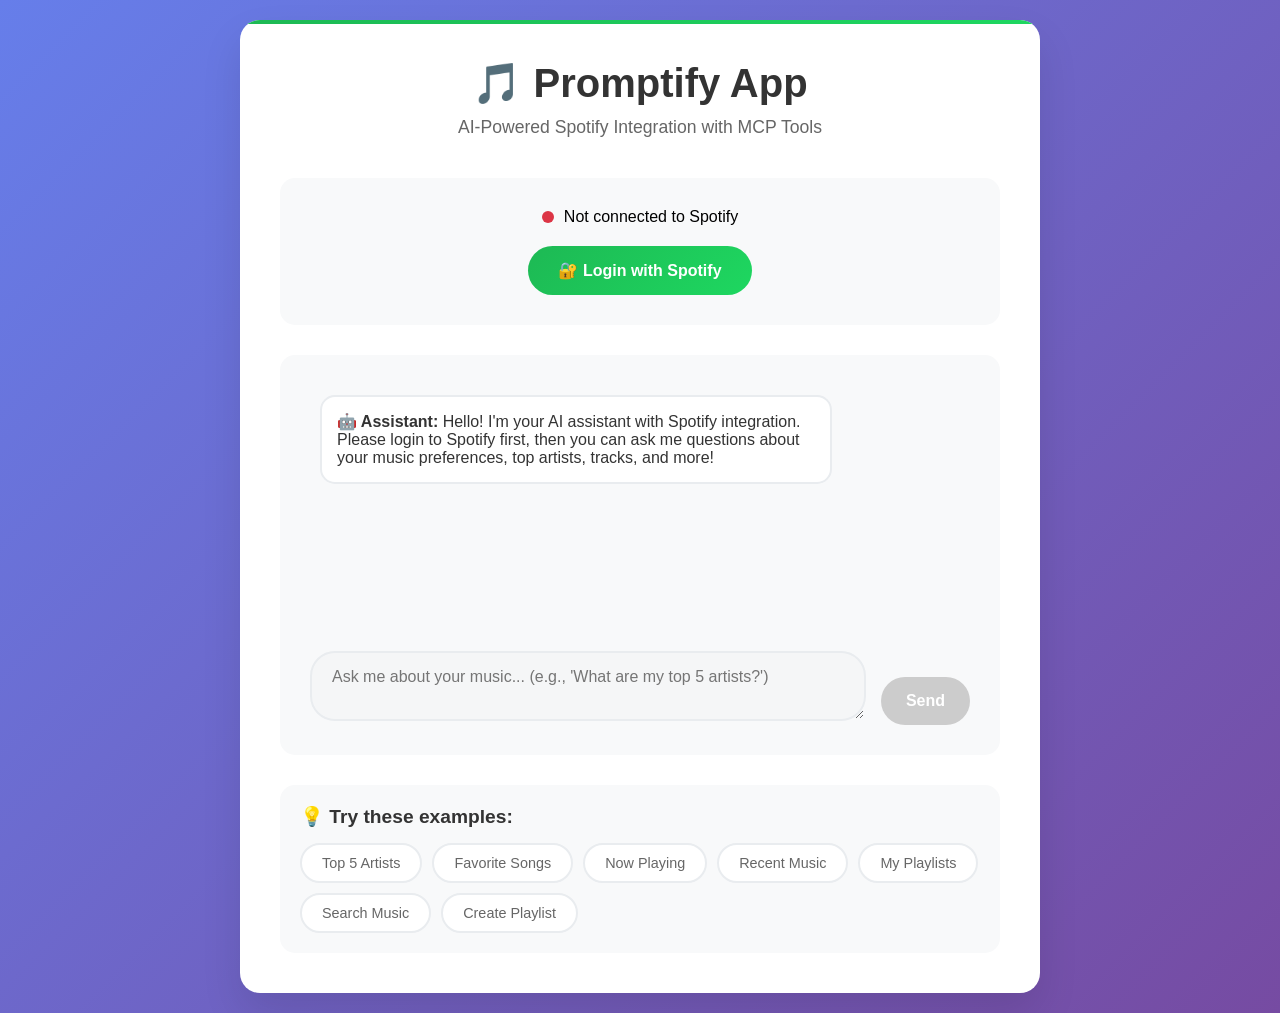
<file: app/front/index.html>
<!DOCTYPE html>
<html lang="en">
<head>
    <meta charset="UTF-8">
    <meta name="viewport" content="width=device-width, initial-scale=1.0">
    <title>Promptify App - AI-Powered Spotify Integration</title>
    <style>
        * {
            margin: 0;
            padding: 0;
            box-sizing: border-box;
        }

        body {
            font-family: 'Segoe UI', Tahoma, Geneva, Verdana, sans-serif;
            background: linear-gradient(135deg, #667eea 0%, #764ba2 100%);
            min-height: 100vh;
            display: flex;
            align-items: center;
            justify-content: center;
            padding: 20px;
        }

        .container {
            background: white;
            border-radius: 20px;
            box-shadow: 0 20px 40px rgba(0, 0, 0, 0.1);
            padding: 40px;
            max-width: 800px;
            width: 100%;
            position: relative;
            overflow: hidden;
        }

        .container::before {
            content: '';
            position: absolute;
            top: 0;
            left: 0;
            right: 0;
            height: 4px;
            background: linear-gradient(90deg, #1db954, #1ed760);
        }

        .header {
            text-align: center;
            margin-bottom: 40px;
        }

        .header h1 {
            color: #333;
            font-size: 2.5rem;
            margin-bottom: 10px;
            font-weight: 700;
        }

        .header p {
            color: #666;
            font-size: 1.1rem;
        }

        .auth-section {
            background: #f8f9fa;
            border-radius: 15px;
            padding: 30px;
            margin-bottom: 30px;
            text-align: center;
        }

        .auth-status {
            display: flex;
            align-items: center;
            justify-content: center;
            gap: 10px;
            margin-bottom: 20px;
        }

        .status-indicator {
            width: 12px;
            height: 12px;
            border-radius: 50%;
            background: #dc3545;
            animation: pulse 2s infinite;
        }

        .status-indicator.connected {
            background: #28a745;
        }

        @keyframes pulse {
            0% { opacity: 1; }
            50% { opacity: 0.5; }
            100% { opacity: 1; }
        }

        .btn {
            background: linear-gradient(135deg, #1db954, #1ed760);
            color: white;
            border: none;
            padding: 15px 30px;
            border-radius: 50px;
            font-size: 1rem;
            font-weight: 600;
            cursor: pointer;
            transition: all 0.3s ease;
            text-decoration: none;
            display: inline-block;
        }

        .btn:hover {
            transform: translateY(-2px);
            box-shadow: 0 10px 20px rgba(29, 185, 84, 0.3);
        }

        .btn:disabled {
            background: #ccc;
            cursor: not-allowed;
            transform: none;
            box-shadow: none;
        }

        .chat-container {
            background: #f8f9fa;
            border-radius: 15px;
            padding: 30px;
            margin-bottom: 30px;
            min-height: 400px;
            display: flex;
            flex-direction: column;
        }

        .chat-messages {
            flex: 1;
            overflow-y: auto;
            margin-bottom: 20px;
            max-height: 300px;
            padding: 10px;
        }

        .message {
            margin-bottom: 15px;
            padding: 15px;
            border-radius: 15px;
            max-width: 80%;
            word-wrap: break-word;
        }

        .message.user {
            background: linear-gradient(135deg, #667eea, #764ba2);
            color: white;
            margin-left: auto;
            text-align: right;
        }

        .message.assistant {
            background: white;
            border: 2px solid #e9ecef;
            color: #333;
        }

        .message.loading {
            background: #e9ecef;
            color: #666;
            font-style: italic;
        }

        .input-section {
            display: flex;
            gap: 15px;
            align-items: flex-end;
        }

        .input-container {
            flex: 1;
            position: relative;
        }

        .prompt-input {
            width: 100%;
            padding: 15px 20px;
            border: 2px solid #e9ecef;
            border-radius: 25px;
            font-size: 1rem;
            resize: vertical;
            min-height: 50px;
            max-height: 120px;
            font-family: inherit;
            transition: border-color 0.3s ease;
        }

        .prompt-input:focus {
            outline: none;
            border-color: #1db954;
        }

        .send-btn {
            background: linear-gradient(135deg, #1db954, #1ed760);
            color: white;
            border: none;
            padding: 15px 25px;
            border-radius: 25px;
            font-size: 1rem;
            font-weight: 600;
            cursor: pointer;
            transition: all 0.3s ease;
            white-space: nowrap;
        }

        .send-btn:hover:not(:disabled) {
            transform: translateY(-2px);
            box-shadow: 0 10px 20px rgba(29, 185, 84, 0.3);
        }

        .send-btn:disabled {
            background: #ccc;
            cursor: not-allowed;
            transform: none;
            box-shadow: none;
        }

        .examples {
            background: #f8f9fa;
            border-radius: 15px;
            padding: 20px;
        }

        .examples h3 {
            color: #333;
            margin-bottom: 15px;
            font-size: 1.2rem;
        }

        .example-buttons {
            display: flex;
            flex-wrap: wrap;
            gap: 10px;
        }

        .example-btn {
            background: white;
            color: #666;
            border: 2px solid #e9ecef;
            padding: 10px 20px;
            border-radius: 20px;
            font-size: 0.9rem;
            cursor: pointer;
            transition: all 0.3s ease;
        }

        .example-btn:hover {
            border-color: #1db954;
            color: #1db954;
        }

        .token-info {
            background: #e8f5e8;
            border: 1px solid #28a745;
            border-radius: 10px;
            padding: 15px;
            margin-top: 20px;
            font-size: 0.9rem;
            color: #155724;
        }

        .error-message {
            background: #f8d7da;
            border: 1px solid #f5c6cb;
            border-radius: 10px;
            padding: 15px;
            margin-top: 20px;
            color: #721c24;
        }

        .loading-spinner {
            display: inline-block;
            width: 20px;
            height: 20px;
            border: 3px solid #f3f3f3;
            border-top: 3px solid #1db954;
            border-radius: 50%;
            animation: spin 1s linear infinite;
        }

        @keyframes spin {
            0% { transform: rotate(0deg); }
            100% { transform: rotate(360deg); }
        }

        @media (max-width: 768px) {
            .container {
                padding: 20px;
                margin: 10px;
            }

            .header h1 {
                font-size: 2rem;
            }

            .input-section {
                flex-direction: column;
            }

            .example-buttons {
                justify-content: center;
            }
        }
    </style>
</head>
<body>
    <div class="container">
        <div class="header">
            <h1>🎵 Promptify App</h1>
            <p>AI-Powered Spotify Integration with MCP Tools</p>
        </div>

        <div class="auth-section">
            <div class="auth-status">
                <div class="status-indicator" id="statusIndicator"></div>
                <span id="authStatus">Not connected to Spotify</span>
            </div>
            <button class="btn" id="loginBtn" onclick="loginToSpotify()">
                🔐 Login with Spotify
            </button>
            <button class="btn" id="logoutBtn" onclick="logoutFromSpotify()" style="display: none; margin-left: 10px;">
                🚪 Logout
            </button>
            <div id="tokenInfo" class="token-info" style="display: none;">
                <strong>✅ Connected!</strong> Your Spotify token is automatically managed.
            </div>
        </div>

        <div class="chat-container">
            <div class="chat-messages" id="chatMessages">
                <div class="message assistant">
                    <strong>🤖 Assistant:</strong> Hello! I'm your AI assistant with Spotify integration. 
                    Please login to Spotify first, then you can ask me questions about your music preferences, 
                    top artists, tracks, and more!
                </div>
            </div>

            <div class="input-section">
                <div class="input-container">
                    <textarea 
                        class="prompt-input" 
                        id="promptInput" 
                        placeholder="Ask me about your music... (e.g., 'What are my top 5 artists?')"
                        rows="2"
                        disabled
                    ></textarea>
                </div>
                <button class="send-btn" id="sendBtn" onclick="sendMessage()" disabled>
                    Send
                </button>
            </div>
        </div>

        <div class="examples">
            <h3>💡 Try these examples:</h3>
            <div class="example-buttons">
                <button class="example-btn" onclick="useExample('What are my top 5 artists?')">
                    Top 5 Artists
                </button>
                <button class="example-btn" onclick="useExample('What are my favorite songs?')">
                    Favorite Songs
                </button>
                <button class="example-btn" onclick="useExample('What is currently playing?')">
                    Now Playing
                </button>
                <button class="example-btn" onclick="useExample('What did I listen to recently?')">
                    Recent Music
                </button>
                <button class="example-btn" onclick="useExample('What playlists do I have?')">
                    My Playlists
                </button>
                <button class="example-btn" onclick="useExample('Search for songs by Taylor Swift')">
                    Search Music
                </button>
                <button class="example-btn" onclick="useExample('Make me a playlist of 15 tracks combining melodic death/black metal')">
                    Create Playlist
                </button>
            </div>
        </div>
    </div>

    <script>
        let spotifyToken = null;
        let isAuthenticated = false;

        // Check authentication status on page load
        window.onload = function() {
            checkAuthStatus();
        };

        async function checkAuthStatus() {
            try {
                // Check if we have a token in localStorage
                const savedToken = localStorage.getItem('spotify_token');
                const tokenExpiry = localStorage.getItem('spotify_token_expiry');
                
                if (savedToken && tokenExpiry && new Date() < new Date(tokenExpiry)) {
                    spotifyToken = savedToken;
                    isAuthenticated = true;
                    updateAuthStatus(true);
                } else {
                    // Clear expired token
                    localStorage.removeItem('spotify_token');
                    localStorage.removeItem('spotify_token_expiry');
                    updateAuthStatus(false);
                }
            } catch (error) {
                console.error('Error checking auth status:', error);
                updateAuthStatus(false);
            }
        }

        function updateAuthStatus(authenticated) {
            const statusIndicator = document.getElementById('statusIndicator');
            const authStatus = document.getElementById('authStatus');
            const loginBtn = document.getElementById('loginBtn');
            const logoutBtn = document.getElementById('logoutBtn');
            const tokenInfo = document.getElementById('tokenInfo');
            const promptInput = document.getElementById('promptInput');
            const sendBtn = document.getElementById('sendBtn');

            if (authenticated) {
                statusIndicator.classList.add('connected');
                authStatus.textContent = 'Connected to Spotify';
                loginBtn.textContent = '🔄 Reconnect to Spotify';
                logoutBtn.style.display = 'inline-block';
                tokenInfo.style.display = 'block';
                promptInput.disabled = false;
                sendBtn.disabled = false;
            } else {
                statusIndicator.classList.remove('connected');
                authStatus.textContent = 'Not connected to Spotify';
                loginBtn.textContent = '🔐 Login with Spotify';
                logoutBtn.style.display = 'none';
                tokenInfo.style.display = 'none';
                promptInput.disabled = true;
                sendBtn.disabled = true;
            }
        }

        function loginToSpotify() {
            // Check if user is already authenticated
            if (isAuthenticated) {
                // User is already logged in, show a friendly message
                const chatMessages = document.getElementById('chatMessages');
                const messageId = addMessage('assistant', 'You are already logged in to Spotify! You can start asking questions about your music right away. 🎵', false);
                return;
            }
            
            // User is not authenticated, proceed with login
            window.location.href = '/login';
        }

        function logoutFromSpotify() {
            // Clear stored tokens
            localStorage.removeItem('spotify_token');
            localStorage.removeItem('spotify_token_expiry');
            
            // Reset authentication state
            spotifyToken = null;
            isAuthenticated = false;
            
            // Update UI
            updateAuthStatus(false);
            
            // Clear chat messages
            const chatMessages = document.getElementById('chatMessages');
            chatMessages.innerHTML = '<div class="message assistant"><strong>🤖 Assistant:</strong> You have been logged out. Please login again to continue using Spotify features.</div>';
            
            alert('Successfully logged out from Spotify!');
        }

        function useExample(example) {
            if (!isAuthenticated) {
                alert('Please login to Spotify first!');
                return;
            }
            document.getElementById('promptInput').value = example;
        }

        async function sendMessage() {
            const promptInput = document.getElementById('promptInput');
            const sendBtn = document.getElementById('sendBtn');
            const chatMessages = document.getElementById('chatMessages');
            
            const message = promptInput.value.trim();
            if (!message) return;

            if (!isAuthenticated) {
                alert('Please login to Spotify first!');
                return;
            }

            // Add user message to chat
            addMessage('user', message);
            promptInput.value = '';
            
            // Add loading message
            const loadingId = addMessage('assistant', 'Thinking...', true);
            
            // Disable send button
            sendBtn.disabled = true;
            sendBtn.innerHTML = '<div class="loading-spinner"></div>';

            try {
                const response = await fetch('/ask', {
                    method: 'POST',
                    headers: {
                        'Content-Type': 'application/json',
                    },
                    body: JSON.stringify({
                        prompt: message,
                        spotify_access_token: spotifyToken
                    })
                });

                const data = await response.json();
                
                // Remove loading message
                removeMessage(loadingId);
                
                if (response.ok) {
                    addMessage('assistant', data.answer);
                } else {
                    addMessage('assistant', `Error: ${data.detail || 'Something went wrong'}`);
                }
            } catch (error) {
                removeMessage(loadingId);
                addMessage('assistant', `Error: ${error.message}`);
            } finally {
                // Re-enable send button
                sendBtn.disabled = false;
                sendBtn.textContent = 'Send';
            }
        }

        function addMessage(sender, content, isLoading = false) {
            const chatMessages = document.getElementById('chatMessages');
            const messageDiv = document.createElement('div');
            const messageId = 'msg_' + Date.now() + '_' + Math.random().toString(36).substr(2, 9);
            
            messageDiv.id = messageId;
            messageDiv.className = `message ${sender}`;
            
            if (isLoading) {
                messageDiv.innerHTML = `<strong>🤖 Assistant:</strong> <div class="loading-spinner"></div> ${content}`;
            } else {
                const senderName = sender === 'user' ? '👤 You' : '🤖 Assistant';
                messageDiv.innerHTML = `<strong>${senderName}:</strong> ${content}`;
            }
            
            chatMessages.appendChild(messageDiv);
            chatMessages.scrollTop = chatMessages.scrollHeight;
            
            return messageId;
        }

        function removeMessage(messageId) {
            const message = document.getElementById(messageId);
            if (message) {
                message.remove();
            }
        }

        // Handle Enter key in textarea
        document.getElementById('promptInput').addEventListener('keydown', function(e) {
            if (e.key === 'Enter' && !e.shiftKey) {
                e.preventDefault();
                sendMessage();
            }
        });

        // Auto-resize textarea
        document.getElementById('promptInput').addEventListener('input', function() {
            this.style.height = 'auto';
            this.style.height = Math.min(this.scrollHeight, 120) + 'px';
        });
    </script>
</body>
</html>
</file>
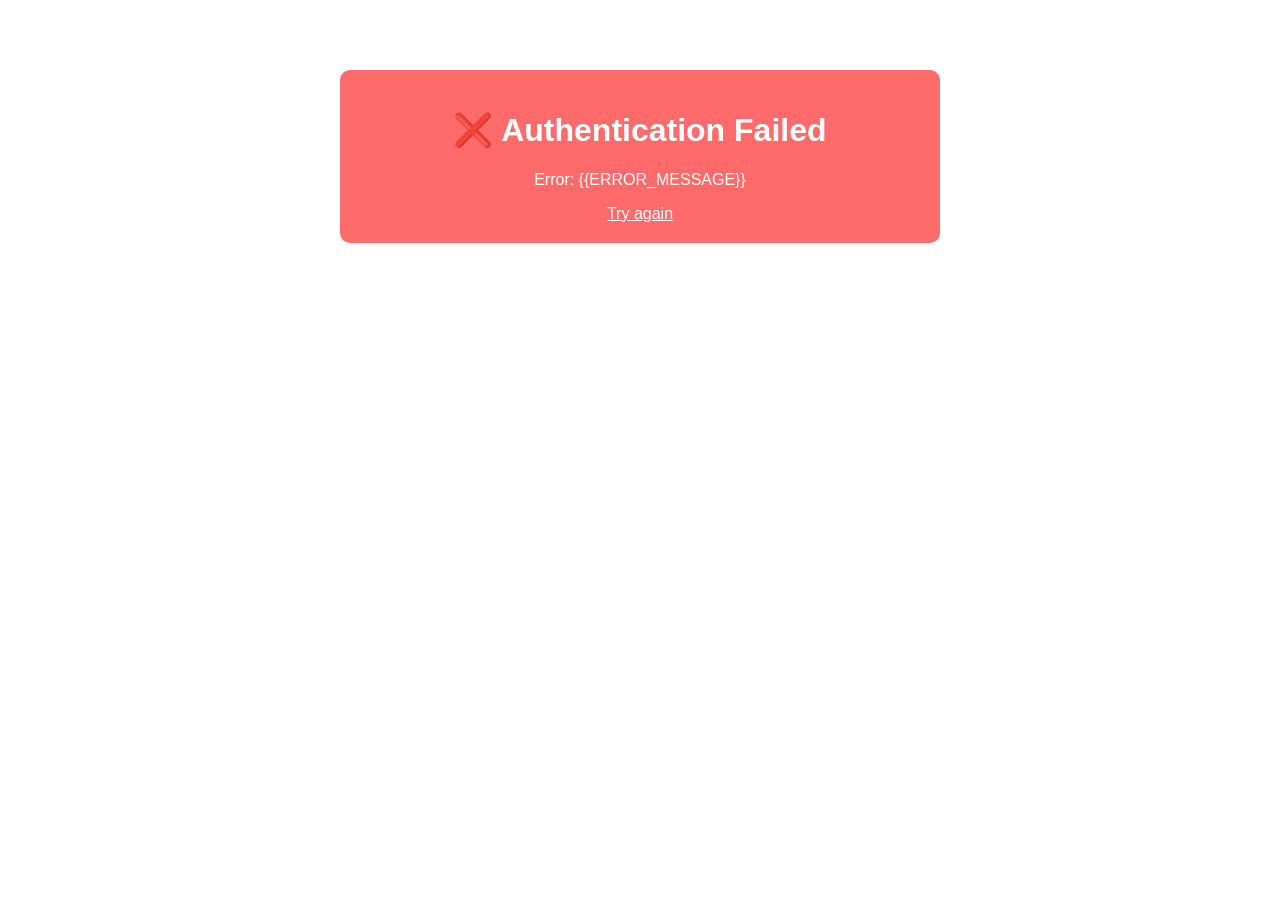
<file: app/front/fallback_error.html>
<!DOCTYPE html>
<html>
<head>
    <title>Error</title>
    <style>
        body { font-family: Arial, sans-serif; max-width: 600px; margin: 50px auto; padding: 20px; text-align: center; }
        .error { background-color: #ff6b6b; color: white; padding: 20px; border-radius: 10px; }
        a { color: white; }
    </style>
</head>
<body>
    <div class="error">
        <h1>❌ Authentication Failed</h1>
        <p>Error: {{ERROR_MESSAGE}}</p>
        <a href="/login">Try again</a>
    </div>
</body>
</html>
</file>
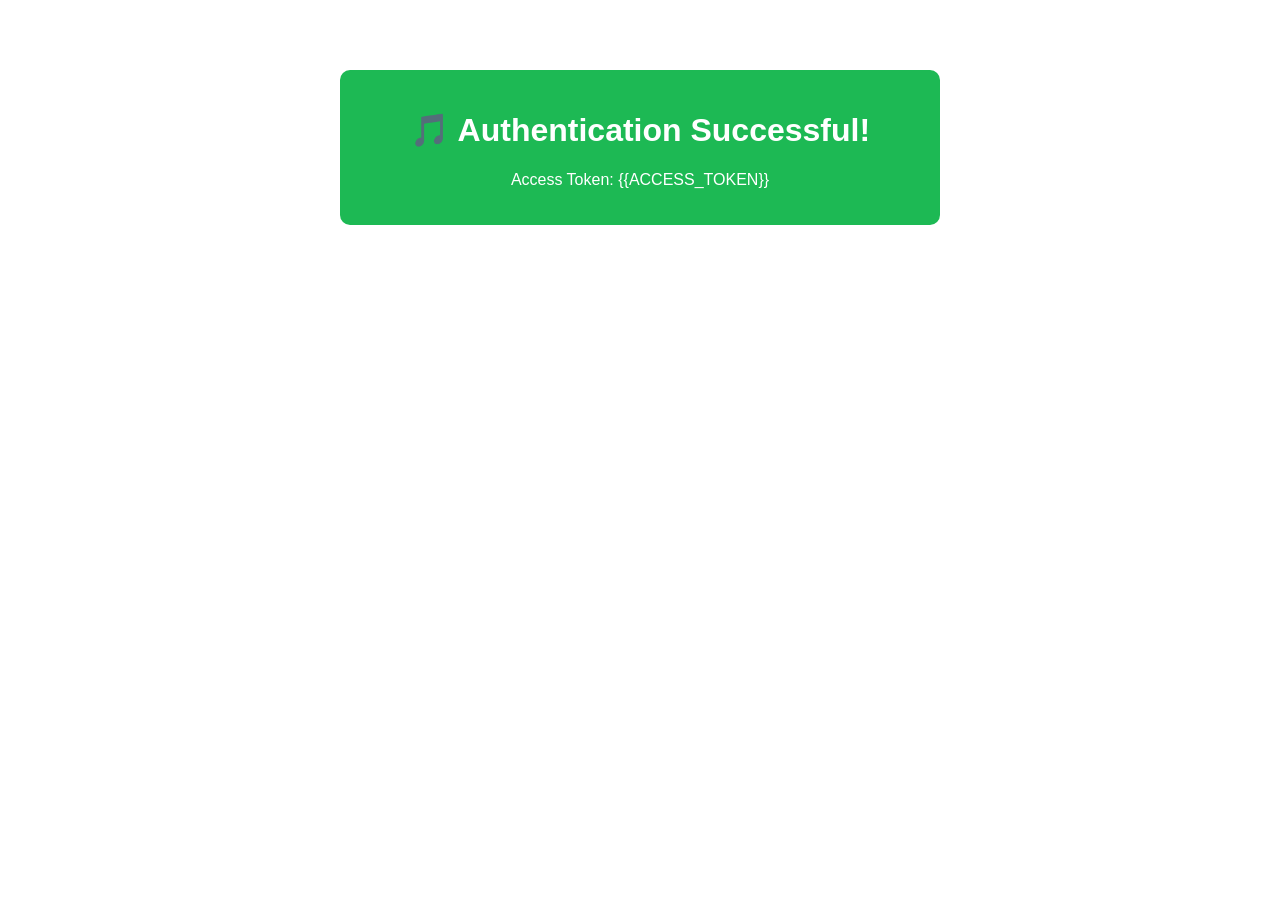
<file: app/front/fallback_success.html>
<!DOCTYPE html>
<html>
<head>
    <title>Success</title>
    <style>
        body { font-family: Arial, sans-serif; max-width: 600px; margin: 50px auto; padding: 20px; text-align: center; }
        .success { background-color: #1db954; color: white; padding: 20px; border-radius: 10px; }
    </style>
</head>
<body>
    <div class="success">
        <h1>🎵 Authentication Successful!</h1>
        <p>Access Token: {{ACCESS_TOKEN}}</p>
    </div>
</body>
</html>
</file>
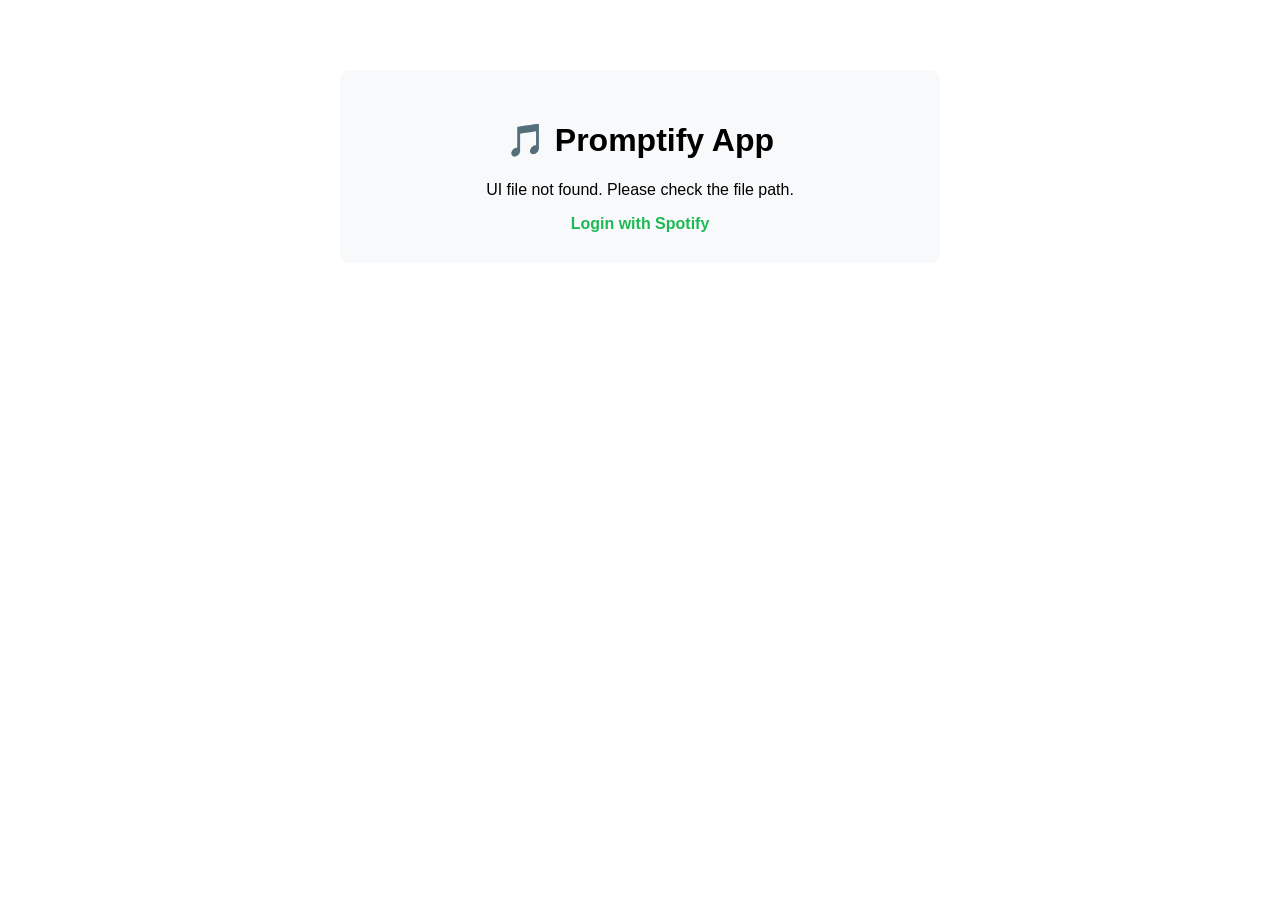
<file: app/front/fallback_ui.html>
<!DOCTYPE html>
<html>
<head>
    <title>Promptify App</title>
    <style>
        body { font-family: Arial, sans-serif; max-width: 600px; margin: 50px auto; padding: 20px; text-align: center; }
        .container { background-color: #f8f9fa; padding: 30px; border-radius: 10px; }
        a { color: #1db954; text-decoration: none; font-weight: bold; }
        a:hover { text-decoration: underline; }
    </style>
</head>
<body>
    <div class="container">
        <h1>🎵 Promptify App</h1>
        <p>UI file not found. Please check the file path.</p>
        <a href="/login">Login with Spotify</a>
    </div>
</body>
</html>
</file>
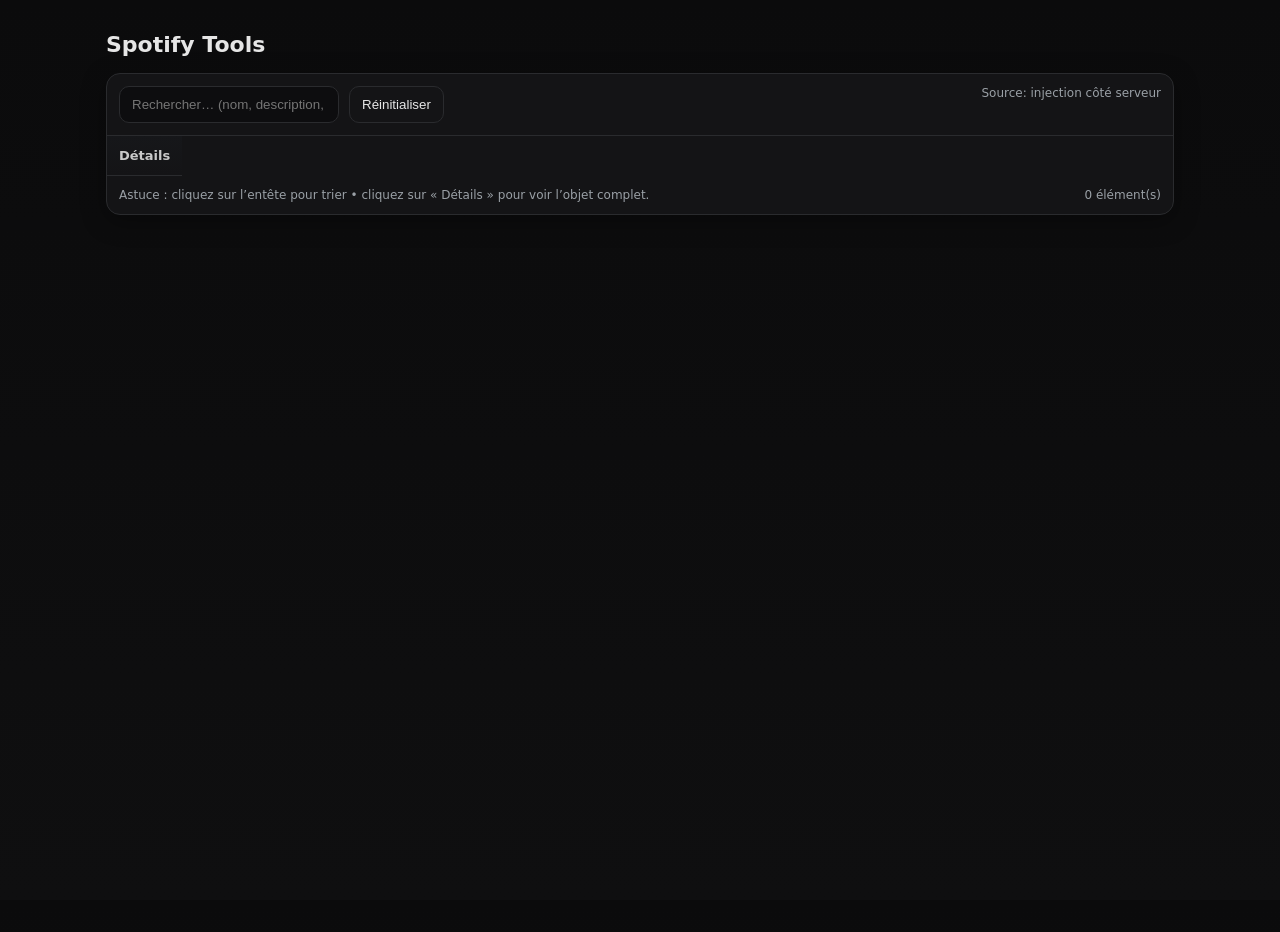
<file: app/front/list_tools.html>
<!DOCTYPE html>
<html lang="fr">
<head>
  <meta charset="utf-8" />
  <meta name="viewport" content="width=device-width, initial-scale=1" />
  <title>Spotify Tools</title>
  <style>
    :root{
      --green:#1ed760; --bg:#0f0f10; --panel:#141416; --muted:#9aa0a6; --text:#e6e6e6; --border:#2a2b2e;
    }
    *{box-sizing:border-box}
    html,body{height:100%}
    body{margin:0;background:linear-gradient(180deg,#0b0b0c 0%, var(--bg) 100%);color:var(--text);font-family:system-ui,-apple-system,Segoe UI,Roboto,Ubuntu,Cantarell,Noto Sans,Arial}
    .wrap{max-width:1100px;margin:32px auto;padding:0 16px}
    header{display:flex;justify-content:space-between;align-items:center;margin-bottom:16px}
    h1{font-size:22px;margin:0}
    .badge{border:1px solid rgba(30,215,96,.5);background:rgba(30,215,96,.08);color:#dfffe9;border-radius:999px;padding:4px 10px;font-size:12px}
    .card{background:var(--panel);border:1px solid var(--border);border-radius:14px;box-shadow:0 6px 24px rgba(0,0,0,.35)}
    .controls{display:flex;flex-wrap:wrap;gap:10px;padding:12px;border-bottom:1px solid var(--border)}
    input[type="text"]{background:#0d0d0f;border:1px solid var(--border);color:var(--text);padding:10px 12px;border-radius:10px;outline:none;min-width:220px}
    .btn{background:transparent;border:1px solid var(--border);color:var(--text);padding:10px 12px;border-radius:10px;cursor:pointer}
    .btn:hover{border-color:var(--green);box-shadow:0 0 0 2px rgba(30,215,96,.15)}
    .table-wrap{overflow:auto}
    table{width:100%;border-collapse:separate;border-spacing:0}
    thead th{position:sticky;top:0;background:linear-gradient(180deg,#16171a,#141416);border-bottom:1px solid var(--border);text-align:left;padding:12px;font-size:13px;color:#c9c9c9;white-space:nowrap}
    thead th button{background:none;border:none;color:inherit;font:inherit;cursor:pointer;display:flex;align-items:center;gap:6px}
    tbody td{border-bottom:1px solid var(--border);padding:12px;vertical-align:top}
    tbody tr:hover{background:#111214}
    .pill{display:inline-flex;align-items:center;gap:6px;padding:4px 8px;border-radius:999px;font-size:12px;border:1px solid var(--border);color:#cfd3d6}
    .pill.green{border-color:rgba(30,215,96,.5);background:rgba(30,215,96,.08);color:#dfffe9}
    .json-pre{white-space:pre-wrap;word-break:break-word;background:#0d0e10;border:1px solid var(--border);padding:10px;border-radius:10px}
    .footer{display:flex;justify-content:space-between;align-items:center;color:var(--muted);font-size:12px;padding:12px}
    dialog{border:none;border-radius:16px;padding:0;background:var(--panel);color:var(--text);box-shadow:0 10px 40px rgba(0,0,0,.5);max-width:720px;width:92%}
    dialog::backdrop{background:rgba(0,0,0,.6)}
    .modal-head{display:flex;align-items:center;justify-content:space-between;padding:16px 16px 12px;border-bottom:1px solid var(--border)}
    .modal-body{padding:16px}
  </style>
</head>
<body>
  <div class="wrap">
    <header>
      <h1>Spotify Tools</h1>
    </header>

    <section class="card">
      <div class="controls">
        <input id="search" type="text" placeholder="Rechercher… (nom, description, …)" />
        <button class="btn" id="resetBtn">Réinitialiser</button>
        <span id="meta" style="margin-left:auto;color:#9aa0a6;font-size:12px">—</span>
      </div>
      <div class="table-wrap">
        <table>
          <thead><tr id="thead"></tr></thead>
          <tbody id="tbody"></tbody>
        </table>
      </div>
      <div class="footer">
        <div>Astuce : cliquez sur l’entête pour trier • cliquez sur « Détails » pour voir l’objet complet.</div>
        <div id="count"></div>
      </div>
    </section>

    <dialog id="detailModal">
      <div class="modal-head">
        <strong id="modalTitle">Détails</strong>
        <button class="btn" id="closeModal">Fermer</button>
      </div>
      <div class="modal-body"><div id="modalContent"></div></div>
    </dialog>
  </div>

  <!-- Injection côté serveur via Jinja2 (FastAPI Templates). Ne rien modifier ici côté Python. -->
  <script>
    // Le serveur doit définir window.INIT_DATA = [...] avant l’exécution de ce script (voir FastAPI plus bas).
    // Fallback si non défini
    window.INIT_DATA = {{ tools | tojson | safe }};
  </script>

  <script>
    const byId = id => document.getElementById(id);
    const theadEl = byId('thead');
    const tbodyEl = byId('tbody');
    const countEl = byId('count');
    const metaEl = byId('meta');

    const state = { data: [], filtered: [], columns: [], sort: { key:null, dir:1 } };

    function inferColumns(items){
      const cols = new Set();
      items.forEach(obj => Object.keys(obj||{}).forEach(k => {
        if(typeof obj[k] !== 'object' || Array.isArray(obj[k])) cols.add(k);
        if(k === 'parameters') cols.add('parameters');
      }));
      const prio=['name','description','parameters'];
      return Array.from(cols).sort((a,b)=>{
        const ia=prio.indexOf(a), ib=prio.indexOf(b);
        if(ia!==-1 && ib!==-1) return ia-ib; if(ia!==-1) return -1; if(ib!==-1) return 1; return a.localeCompare(b);
      });
    }

    function formatCell(value, key){
      if(key==='parameters' && value && typeof value==='object'){
        const names = Object.keys(value);
        if(!names.length) return '<span class="pill">0 paramètre</span>';
        return `<span class="pill green">${names.length} paramètre(s)</span>`;
      }
      if(typeof value==='object' && value!==null){ return `<code class="pill">${Array.isArray(value)?'Array':'Object'}</code>`; }
      if(value===null || value===undefined || value==='') return '<span style="color:#9aa0a6">—</span>';
      return String(value);
    }

    function renderHeader(){
      theadEl.innerHTML='';
      const tr=document.createElement('tr');
      state.columns.forEach(col=>{
        const th=document.createElement('th');
        const btn=document.createElement('button');
        btn.innerHTML=`${col} <span aria-hidden>⇅</span>`;
        btn.addEventListener('click',()=> sortBy(col));
        th.appendChild(btn); tr.appendChild(th);
      });
      const th=document.createElement('th'); th.textContent='Détails'; tr.appendChild(th);
      theadEl.appendChild(tr);
    }

    function renderBody(){
      tbodyEl.innerHTML='';
      state.filtered.forEach((row)=>{
        const tr=document.createElement('tr');
        state.columns.forEach(col=>{
          const td=document.createElement('td');
          td.innerHTML = formatCell(row[col], col);
          tr.appendChild(td);
        });
        const action=document.createElement('td');
        const btn=document.createElement('button'); btn.className='btn'; btn.textContent='Voir';
        btn.addEventListener('click',()=> openDetails(row));
        action.appendChild(btn); tr.appendChild(action);
        tbodyEl.appendChild(tr);
      });
      countEl.textContent = `${state.filtered.length} élément(s)`;
    }

    function sortBy(key){
      const dir = (state.sort.key===key)? -state.sort.dir : 1;
      state.sort={key,dir};
      state.filtered.sort((a,b)=>{
        const va=a?.[key], vb=b?.[key];
        if(typeof va==='number' && typeof vb==='number') return (va-vb)*dir;
        return String(va).localeCompare(String(vb))*dir;
      });
      renderBody();
    }

    function filter(term){
      if(!term){ state.filtered=[...state.data]; return; }
      const q=term.toLowerCase();
      state.filtered = state.data.filter(obj=>{
        return state.columns.some(k=> String(obj[k]??'').toLowerCase().includes(q)) ||
               JSON.stringify(obj).toLowerCase().includes(q);
      });
    }

    function openDetails(row){
      const dlg=byId('detailModal');
      byId('modalTitle').textContent = row.name || 'Détails';
      const content = byId('modalContent');
      let html='';
      if(row.parameters && typeof row.parameters==='object'){
        html+='<h3 style="margin:0 0 8px">Paramètres</h3>';
        html+='<div style="display:grid;grid-template-columns:1fr 120px 120px;gap:8px;margin-bottom:12px">';
        html+='<div style="color:#9aa0a6">Nom</div><div style="color:#9aa0a6">Type</div><div style="color:#9aa0a6">Par défaut</div>';
        for(const [pname,pdesc] of Object.entries(row.parameters)){
          const t=(pdesc&&typeof pdesc==='object')?(pdesc.type??'—'):'—';
          const d=(pdesc&&typeof pdesc==='object'&&'default' in pdesc)?pdesc.default:'—';
          html+=`<div class="pill">${pname}</div><div>${t}</div><div>${d}</div>`;
          if(pdesc && typeof pdesc==='object' && pdesc.description){
            html+=`<div style="grid-column:1/-1;color:#9aa0a6;margin:-2px 0 6px">${pdesc.description}</div>`;
          }
        }
        html+='</div>';
      }
      html+='<h3 style="margin:8px 0">Objet complet</h3>';
      html+=`<pre class="json-pre">${escapeHtml(JSON.stringify(row,null,2))}</pre>`
      content.innerHTML=html;
      dlg.showModal();
    }

    function escapeHtml(s){return s.replace(/[&<>]/g,c=>({'&':'&amp;','<':'&lt;','>':'&gt;'}[c]))}

    function init(data, source){
      state.data = Array.isArray(data)? data : [];
      state.columns = inferColumns(state.data);
      filter(''); renderHeader(); renderBody();
      metaEl.textContent = `Source: ${source}`;
      byId('search').addEventListener('input', e=>{ filter(e.target.value); renderBody(); });
      byId('resetBtn').addEventListener('click', ()=>{ byId('search').value=''; filter(''); renderBody(); });
      byId('closeModal').addEventListener('click', ()=> byId('detailModal').close());
    }

    // Boot : remplit depuis window.INIT_DATA (injection serveur)
    init(window.INIT_DATA, 'injection côté serveur');
  </script>
</body>
</html>
</file>
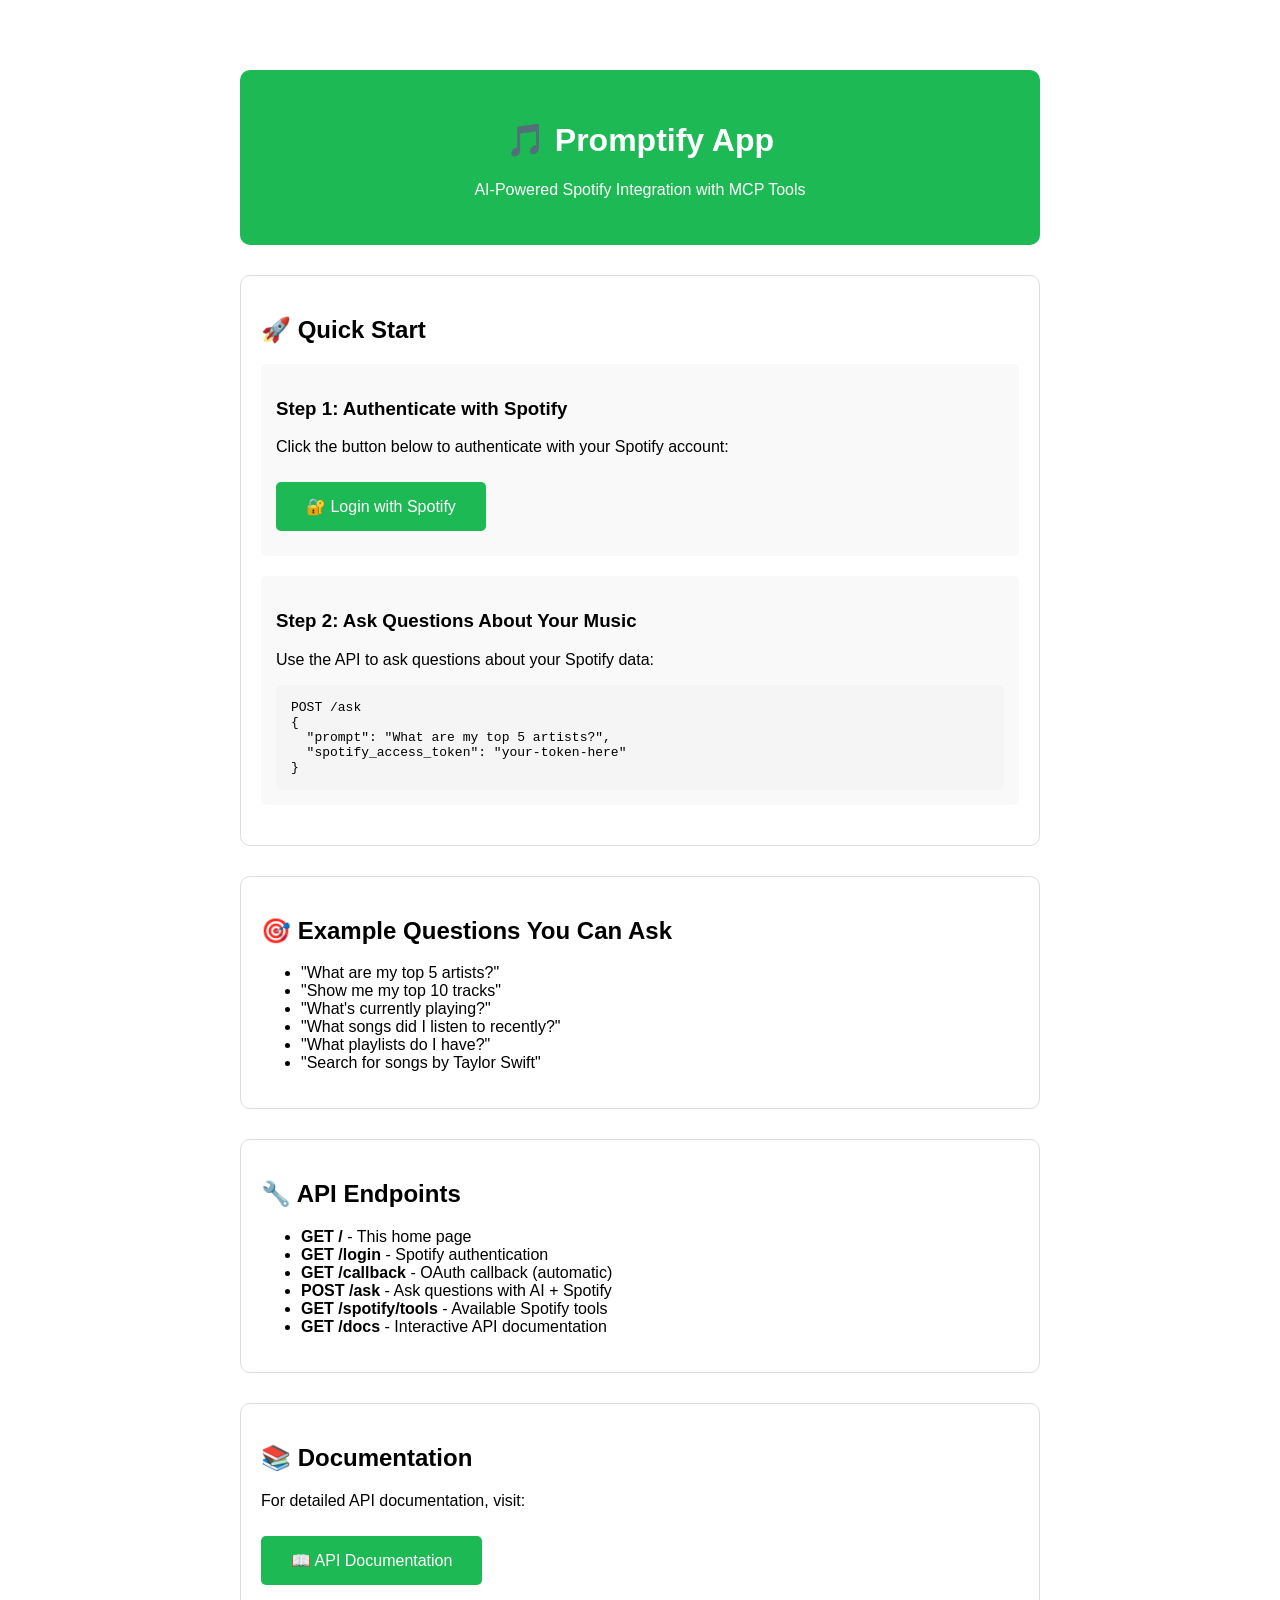
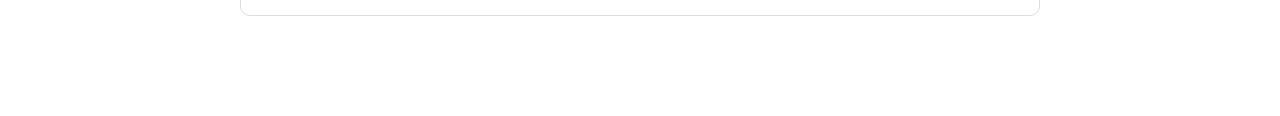
<file: app/front/login_success.html>
<!DOCTYPE html>
<html>
<head>
    <title>Promptify App - Spotify MCP Integration</title>
    <style>
        body { font-family: Arial, sans-serif; max-width: 800px; margin: 50px auto; padding: 20px; }
        .header { background-color: #1db954; color: white; padding: 30px; border-radius: 10px; text-align: center; }
        .section { margin: 30px 0; padding: 20px; border: 1px solid #ddd; border-radius: 10px; }
        .btn { background-color: #1db954; color: white; padding: 15px 30px; text-decoration: none; border-radius: 5px; display: inline-block; margin: 10px 0; }
        .btn:hover { background-color: #1ed760; }
        .code { background-color: #f5f5f5; padding: 15px; border-radius: 5px; font-family: monospace; }
        .step { margin: 20px 0; padding: 15px; background-color: #f9f9f9; border-radius: 5px; }
    </style>
</head>
<body>
    <div class="header">
        <h1>🎵 Promptify App</h1>
        <p>AI-Powered Spotify Integration with MCP Tools</p>
    </div>
    
    <div class="section">
        <h2>🚀 Quick Start</h2>
        <div class="step">
            <h3>Step 1: Authenticate with Spotify</h3>
            <p>Click the button below to authenticate with your Spotify account:</p>
            <a href="/login" class="btn">🔐 Login with Spotify</a>
        </div>
        
        <div class="step">
            <h3>Step 2: Ask Questions About Your Music</h3>
            <p>Use the API to ask questions about your Spotify data:</p>
            <div class="code">
POST /ask<br>
{<br>
&nbsp;&nbsp;"prompt": "What are my top 5 artists?",<br>
&nbsp;&nbsp;"spotify_access_token": "your-token-here"<br>
}
            </div>
        </div>
    </div>
    
    <div class="section">
        <h2>🎯 Example Questions You Can Ask</h2>
        <ul>
            <li>"What are my top 5 artists?"</li>
            <li>"Show me my top 10 tracks"</li>
            <li>"What's currently playing?"</li>
            <li>"What songs did I listen to recently?"</li>
            <li>"What playlists do I have?"</li>
            <li>"Search for songs by Taylor Swift"</li>
        </ul>
    </div>
    
    <div class="section">
        <h2>🔧 API Endpoints</h2>
        <ul>
            <li><strong>GET /</strong> - This home page</li>
            <li><strong>GET /login</strong> - Spotify authentication</li>
            <li><strong>GET /callback</strong> - OAuth callback (automatic)</li>
            <li><strong>POST /ask</strong> - Ask questions with AI + Spotify</li>
            <li><strong>GET /spotify/tools</strong> - Available Spotify tools</li>
            <li><strong>GET /docs</strong> - Interactive API documentation</li>
        </ul>
    </div>
    
    <div class="section">
        <h2>📚 Documentation</h2>
        <p>For detailed API documentation, visit:</p>
        <a href="/docs" class="btn">📖 API Documentation</a>
    </div>
</body>
</html>
</file>
